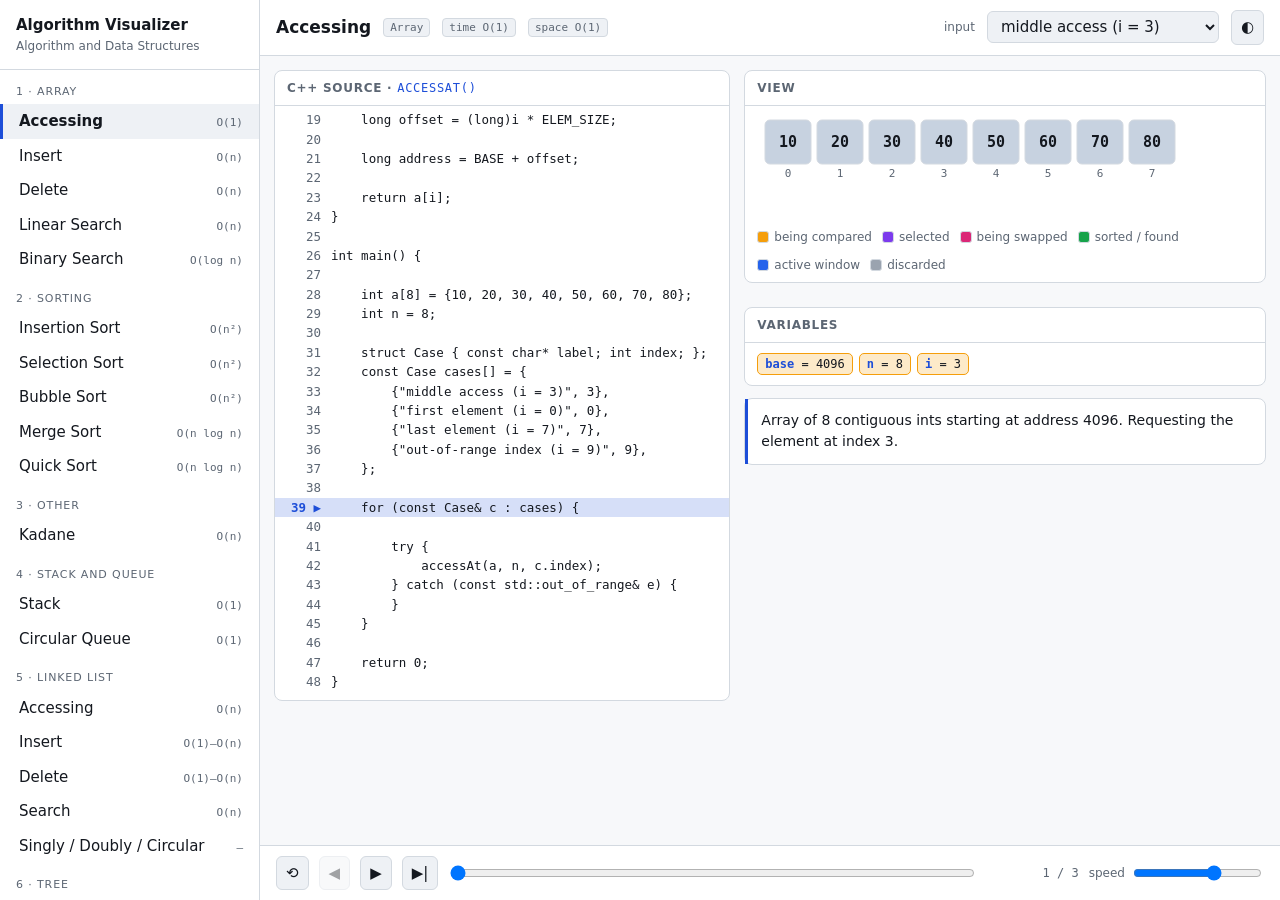
<file: visualizations/algorithm-visualization/web/index.html>
<!DOCTYPE html>
<html lang="en" data-theme="light">
<head>
<meta charset="utf-8">
<meta name="viewport" content="width=device-width, initial-scale=1">
<title>Algorithm Visualizer</title>
<link rel="stylesheet" href="style.css">
</head>
<body>
<div id="app">

  <aside id="catalog">
    <h1>Algorithm Visualizer<small>Algorithm and Data Structures</small></h1>
    <nav id="catalog-list"></nav>
  </aside>

  <main>
    <header id="top">
      <h2 id="algo-name">—</h2>
      <span class="badge" id="badge-chapter"></span>
      <span class="badge" id="badge-time"></span>
      <span class="badge" id="badge-space"></span>
      <span class="spacer"></span>
      <label for="input-select" style="font-size:12px;color:var(--ink-dim)">input</label>
      <select id="input-select"></select>
      <button id="btn-theme" title="light / dark theme">◐</button>
    </header>

    <div class="cols">
      <section id="code-col" class="card">
        <h3>C++ Source · <span id="fn-header"></span></h3>
        <pre id="code"></pre>
      </section>

      <section id="view-col">
        <div class="card">
          <h3>View</h3>
          <div id="primary" class="viewbox"></div>
          <div id="legend"></div>
        </div>
        <div id="panels"></div>
        <div class="card" id="vars-card">
          <h3>Variables</h3>
          <div id="vars"></div>
        </div>
        <div class="card">
          <div id="note"></div>
        </div>
      </section>
    </div>

    <div id="controls">
      <button id="btn-reset" title="reset (R)">⟲</button>
      <button id="btn-back" title="step back (←)">◀</button>
      <button id="btn-play" title="play / pause (Space)">▶</button>
      <button id="btn-fwd" title="step forward (→)">▶|</button>
      <input type="range" id="scrub" min="0" max="0" value="0" title="scrub the trace">
      <span id="step-count">0 / 0</span>
      <label>speed <input type="range" id="speed" min="0" max="100" value="65"></label>
    </div>
  </main>

</div>

<script src="catalog.js"></script>
<script src="renderers/array.js"></script>
<script src="renderers/stack.js"></script>
<script src="renderers/queue.js"></script>
<script src="renderers/callstack.js"></script>
<script src="renderers/linkedlist.js"></script>
<script src="renderers/tree.js"></script>
<script src="renderers/graph.js"></script>
<script src="renderers/table.js"></script>
<script src="renderers/matrix.js"></script>
<script src="renderers/gantt.js"></script>
<script src="renderers/threads.js"></script>
<script src="shell.js"></script>
</body>
</html>
</file>
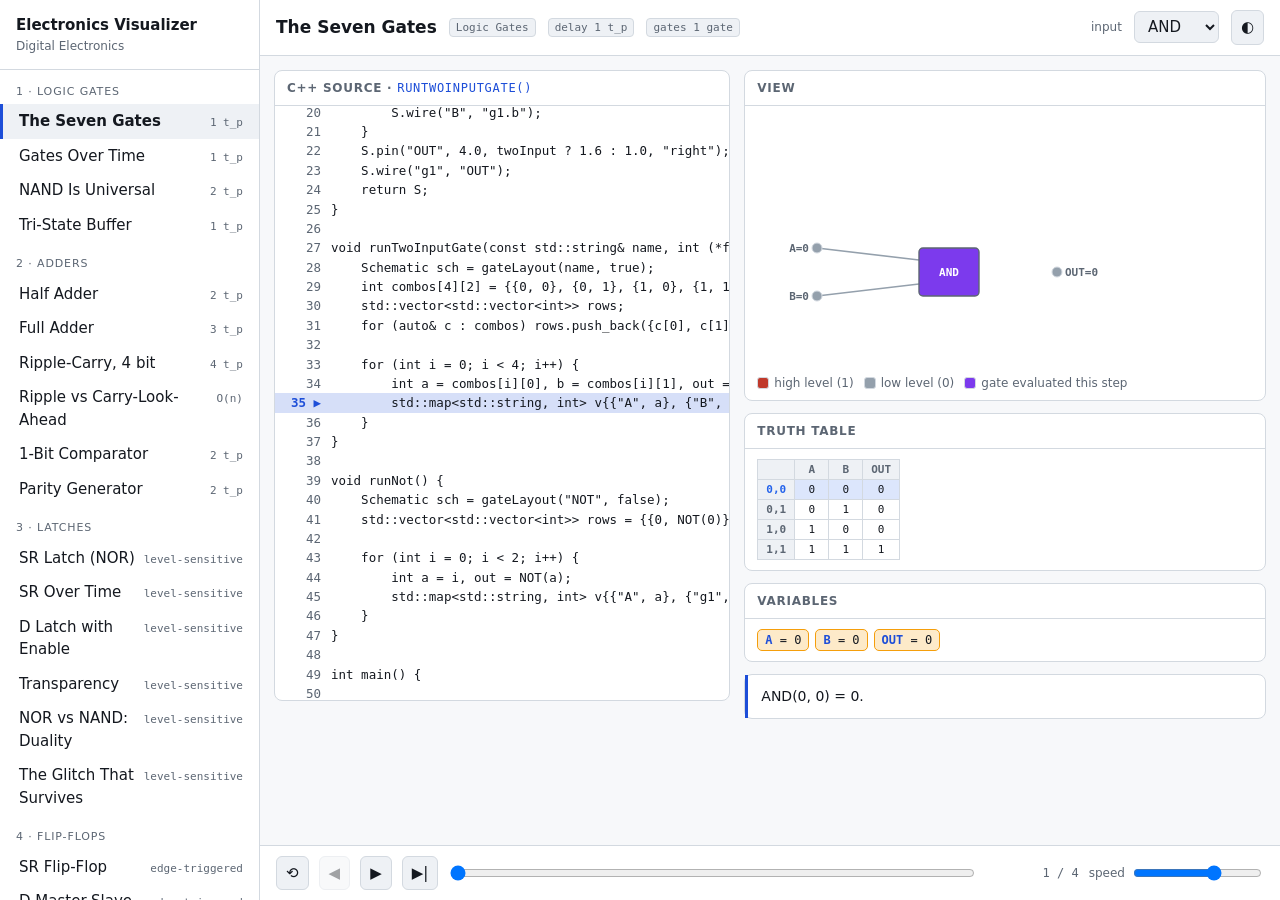
<file: visualizations/electronics-visualization/web/index.html>
<!DOCTYPE html>
<html lang="en" data-theme="light">
<head>
<meta charset="utf-8">
<meta name="viewport" content="width=device-width, initial-scale=1">
<title>Electronics Visualizer</title>
<link rel="stylesheet" href="style.css">
</head>
<body>
<div id="app">

  <aside id="catalog">
    <h1>Electronics Visualizer<small>Digital Electronics</small></h1>
    <nav id="catalog-list"></nav>
  </aside>

  <main>
    <header id="top">
      <h2 id="algo-name">—</h2>
      <span class="badge" id="badge-chapter"></span>
      <span class="badge" id="badge-time"></span>
      <span class="badge" id="badge-space"></span>
      <span class="spacer"></span>
      <label for="input-select" style="font-size:12px;color:var(--ink-dim)">input</label>
      <select id="input-select"></select>
      <button id="btn-theme" title="light / dark theme">◐</button>
    </header>

    <div class="cols">
      <section id="code-col" class="card">
        <h3>C++ Source · <span id="fn-header"></span></h3>
        <pre id="code"></pre>
      </section>

      <section id="view-col">
        <div class="card">
          <h3>View</h3>
          <div id="primary" class="viewbox"></div>
          <div id="legend"></div>
        </div>
        <div id="panels"></div>
        <div class="card" id="vars-card">
          <h3>Variables</h3>
          <div id="vars"></div>
        </div>
        <div class="card">
          <div id="note"></div>
        </div>
      </section>
    </div>

    <div id="controls">
      <button id="btn-reset" title="reset (R)">⟲</button>
      <button id="btn-back" title="step back (←)">◀</button>
      <button id="btn-play" title="play / pause (Space)">▶</button>
      <button id="btn-fwd" title="step forward (→)">▶|</button>
      <input type="range" id="scrub" min="0" max="0" value="0" title="scrub the trace">
      <span id="step-count">0 / 0</span>
      <label>speed <input type="range" id="speed" min="0" max="100" value="65"></label>
    </div>
  </main>

</div>

<script src="catalog.js"></script>
<script src="renderers/array.js"></script>
<script src="renderers/table.js"></script>
<script src="renderers/matrix.js"></script>
<script src="renderers/graph.js"></script>
<script src="renderers/callstack.js"></script>
<script src="renderers/schematic.js"></script>
<script src="renderers/waveform.js"></script>
<script src="shell.js"></script>
</body>
</html>
</file>
<file: visualizations/algorithm-visualization/web/style.css>
/* Algorithm visualizer - vanilla CSS, no external font, no CDN.
   One semantic palette shared by every renderer: "being compared" must look the
   same in an array and in a graph, otherwise the student cannot carry the
   intuition from one chapter to the next. */

:root {
  --bg: #f7f8fa;
  --panel: #ffffff;
  --panel-2: #eef1f5;
  --ink: #14181f;
  --ink-dim: #5c6673;
  --line: #d3d9e0;
  --accent: #1d4ed8;

  --c-compare:  #f59e0b;
  --c-selected: #7c3aed;
  --c-swap:     #db2777;
  --c-sorted:   #16a34a;
  --c-visited:  #0e7490;
  --c-frontier: #2563eb;
  --c-excluded: #9aa3af;
  --c-error:    #dc2626;
  --c-neutral:  #c7d2e0;

  --anim-ms: 300ms;
  --mono: ui-monospace, SFMono-Regular, "SF Mono", Menlo, Consolas, monospace;
}

:root[data-theme="dark"] {
  --bg: #0f1319;
  --panel: #161b23;
  --panel-2: #1e242e;
  --ink: #e8edf4;
  --ink-dim: #9aa6b6;
  --line: #2c3542;
  --accent: #60a5fa;

  --c-compare:  #fbbf24;
  --c-selected: #a78bfa;
  --c-swap:     #f472b6;
  --c-sorted:   #4ade80;
  --c-visited:  #22d3ee;
  --c-frontier: #60a5fa;
  --c-excluded: #4b5563;
  --c-error:    #f87171;
  --c-neutral:  #35404f;
}

* { box-sizing: border-box; }

body {
  margin: 0;
  background: var(--bg);
  color: var(--ink);
  font: 15px/1.5 system-ui, -apple-system, Segoe UI, Roboto, sans-serif;
}

#app { display: flex; min-height: 100vh; }

/* ------------------------------------------------------------- catalog --- */

#catalog {
  width: 260px;
  flex: 0 0 260px;
  background: var(--panel);
  border-right: 1px solid var(--line);
  overflow-y: auto;
  max-height: 100vh;
  position: sticky;
  top: 0;
}
#catalog h1 { font-size: 15px; margin: 0; padding: 14px 16px; border-bottom: 1px solid var(--line); }
#catalog h1 small { display: block; font-weight: 400; color: var(--ink-dim); font-size: 12px; }
.chapter-title {
  font-size: 11px; text-transform: uppercase; letter-spacing: .08em;
  color: var(--ink-dim); padding: 14px 16px 4px;
}
.algo-link {
  display: flex; justify-content: space-between; gap: 8px; align-items: baseline;
  padding: 6px 16px; cursor: pointer; border-left: 3px solid transparent;
}
.algo-link:hover { background: var(--panel-2); }
.algo-link.active { border-left-color: var(--accent); background: var(--panel-2); font-weight: 600; }
.algo-link .cx { font: 11px var(--mono); color: var(--ink-dim); white-space: nowrap; }

/* --------------------------------------------------------------- main ---- */

main { flex: 1; min-width: 0; display: flex; flex-direction: column; }

header#top {
  display: flex; align-items: center; gap: 12px; flex-wrap: wrap;
  padding: 10px 16px; border-bottom: 1px solid var(--line); background: var(--panel);
}
header#top h2 { font-size: 17px; margin: 0; }
.badge {
  font: 11px var(--mono); background: var(--panel-2); color: var(--ink-dim);
  border: 1px solid var(--line); border-radius: 4px; padding: 2px 6px;
}
.spacer { flex: 1; }
select, button {
  font: inherit; color: var(--ink); background: var(--panel-2);
  border: 1px solid var(--line); border-radius: 6px; padding: 5px 9px; cursor: pointer;
}
button:hover:not(:disabled) { border-color: var(--accent); }
button:disabled { opacity: .4; cursor: default; }

.cols { display: flex; gap: 14px; padding: 14px; align-items: flex-start; flex: 1; min-height: 0; }
.cols > section { min-width: 0; }
#code-col { flex: 0 0 46%; }
#view-col { flex: 1; }

/* --------------------------------------------------------------- code ---- */

.card { background: var(--panel); border: 1px solid var(--line); border-radius: 8px; }
.card > h3 {
  margin: 0; font-size: 12px; font-weight: 600; color: var(--ink-dim);
  padding: 8px 12px; border-bottom: 1px solid var(--line);
  text-transform: uppercase; letter-spacing: .06em;
}
#fn-header { font: 12px var(--mono); color: var(--accent); }
#code {
  margin: 0; padding: 8px 0; overflow: auto; max-height: 66vh;
  font: 12.5px/1.55 var(--mono);
}
#code .row { display: flex; padding: 0 10px; white-space: pre; }
#code .gut {
  flex: 0 0 46px; text-align: right; padding-right: 10px;
  color: var(--ink-dim); user-select: none;
}
#code .row.cur { background: color-mix(in srgb, var(--accent) 18%, transparent); }
#code .row.cur .gut { color: var(--accent); font-weight: 700; }
#code .row.cur .gut::after { content: " \25B6"; }

/* ------------------------------------------------------------- panels ---- */

#view-col > * + * { margin-top: 12px; }
.viewbox { padding: 10px 12px; overflow-x: auto; }
.viewbox svg { display: block; max-width: 100%; height: auto; }
#panels { display: flex; flex-wrap: wrap; gap: 12px; }
#panels .card { flex: 1 1 300px; }

#legend { display: flex; flex-wrap: wrap; gap: 10px; padding: 8px 12px; font-size: 12px; color: var(--ink-dim); }
#legend span { display: inline-flex; align-items: center; gap: 5px; }
#legend i { width: 12px; height: 12px; border-radius: 3px; display: inline-block; border: 1px solid var(--line); }

#vars { display: flex; flex-wrap: wrap; gap: 6px; padding: 10px 12px; }
.var { font: 12px var(--mono); background: var(--panel-2); border: 1px solid var(--line);
       border-radius: 5px; padding: 3px 7px; }
.var b { color: var(--accent); font-weight: 600; }
.var.changed { border-color: var(--c-compare); background: color-mix(in srgb, var(--c-compare) 22%, transparent); }
.counter { font: 12px var(--mono); color: var(--ink-dim); }

#note {
  padding: 11px 13px; font-size: 14px; line-height: 1.55;
  border-left: 3px solid var(--accent);
}

/* ----------------------------------------------------------- controls ---- */

#controls {
  position: sticky; bottom: 0; display: flex; align-items: center; gap: 10px;
  padding: 10px 16px; border-top: 1px solid var(--line); background: var(--panel);
  flex-wrap: wrap;
}
#scrub { flex: 1; min-width: 160px; }
#controls label { font-size: 12px; color: var(--ink-dim); display: flex; align-items: center; gap: 6px; }
#step-count { font: 12px var(--mono); color: var(--ink-dim); min-width: 92px; text-align: right; }

/* --------------------------------------------------------------- svg ----- */

.no-anim *, .no-anim { transition: none !important; }

.cell rect { fill: var(--c-neutral); stroke: var(--line); stroke-width: 1; }
.cell text.v { fill: var(--ink); font: 600 15px var(--mono); }
.cell text.i { fill: var(--ink-dim); font: 11px var(--mono); }
.cell { transition: transform var(--anim-ms) ease; }

.cell.cmp rect     { fill: var(--c-compare); }
.cell.sel rect     { fill: var(--c-selected); }
.cell.swap rect    { fill: var(--c-swap); }
.cell.swap text.v  { fill: #fff; }
.cell.sel text.v,
.cell.cmp text.v,
.cell.found text.v,
.cell.err text.v   { fill: #fff; }
.cell.found rect   { fill: var(--c-sorted); }
.cell.err rect     { fill: var(--c-error); }
.cell.hole rect    { fill: none; stroke-dasharray: 4 3; stroke: var(--ink-dim); }
.cell.hole text.v  { opacity: 0; }
.cell.excluded rect { fill: var(--c-excluded); opacity: .45; }
.cell.excluded text.v { opacity: .5; }
.cell.empty rect   { fill: none; stroke-dasharray: 3 3; stroke: var(--line); }
.cell.empty text.v { opacity: 0; }

.region { rx: 6; }
.region.sorted   { fill: var(--c-sorted);   opacity: .16; }
.region.window   { fill: var(--c-frontier); opacity: .16; }
.region.excluded { fill: var(--c-excluded); opacity: .20; }
.region.active   { fill: var(--c-selected); opacity: .14; }
.region.empty, .region.hole { fill: none; }

.mark { transition: transform var(--anim-ms) ease, opacity 150ms linear; }
.mark path { fill: var(--accent); }
.mark text { fill: var(--accent); font: 600 11px var(--mono); text-anchor: middle; }

.lifted rect { fill: var(--c-selected); stroke: var(--line); }
.lifted text { fill: #fff; font: 600 14px var(--mono); text-anchor: middle; }
.lifted .lbl { fill: var(--ink-dim); font: 11px var(--mono); }
.lifted.cmp rect { fill: var(--c-compare); }

@keyframes pulse { 0%,100% { opacity: 1 } 50% { opacity: .45 } }
.pulse { animation: pulse calc(var(--anim-ms) * 0.9) ease-in-out 2; }

@media (max-width: 1000px) {
  #app { flex-direction: column; }
  #catalog { width: auto; flex: none; max-height: 200px; position: static; border-right: 0; border-bottom: 1px solid var(--line); }
  .cols { flex-direction: column; }
  #code-col { flex: none; width: 100%; }
}

/* ------------------------------------------------------- linked list ----- */

.lnode { transition: transform var(--anim-ms) ease; }
.lnode rect.box { fill: var(--c-neutral); stroke: var(--line); stroke-width: 1; }
.lnode line.sep { stroke: var(--line); stroke-width: 1; }
.lnode text.v { fill: var(--ink); font: 600 14px var(--mono); }
.lnode text.p { fill: var(--ink-dim); font: 12px var(--mono); }
.lnode.cursor rect.box { fill: var(--c-selected); }
.lnode.cursor text.v { fill: #fff; }
.lnode.new rect.box { fill: var(--c-frontier); }
.lnode.new text.v, .lnode.new text.p { fill: #fff; }
.lnode.orphan rect.box { fill: none; stroke: var(--c-error); stroke-dasharray: 4 3; }
.lnode.orphan text.v { fill: var(--c-error); }

.lledge { stroke: var(--ink-dim); stroke-width: 1.6; fill: none; }
.lledge.hot { stroke: var(--c-selected); stroke-width: 2.4; }
.lledge.dead { stroke: var(--c-error); stroke-dasharray: 4 3; }
.lledge.back { stroke: var(--c-visited); stroke-width: 1.2; stroke-dasharray: 3 3; }

/* -------------------------------------------------------------- tree ---- */

.tnode circle { fill: var(--c-neutral); stroke: var(--line); stroke-width: 1.5; }
.tnode text { fill: var(--ink); font: 600 13px var(--mono); }
.tnode text.tlabel { fill: var(--ink-dim); font: 10px var(--mono); }
.tnode.current circle { fill: var(--c-selected); }
.tnode.path circle    { fill: var(--c-frontier); }
.tnode.visited circle { fill: var(--c-visited); }
.tnode.found circle   { fill: var(--c-sorted); }
.tnode.moved circle   { fill: var(--c-swap); }
.tnode.doomed circle  { fill: var(--c-error); }
.tnode.current text, .tnode.path text, .tnode.visited text,
.tnode.found text, .tnode.doomed text { fill: #fff; }
.tnode.pruned circle  { fill: var(--c-excluded); opacity: .35; }
.tnode.pruned text    { opacity: .45; }

.tedge { stroke: var(--ink-dim); stroke-width: 1.6; }
.tedge.path { stroke: var(--c-frontier); stroke-width: 2.6; }
.tedge.pruned { stroke: var(--c-excluded); opacity: .35; stroke-dasharray: 4 3; }

/* ------------------------------------------------------- graph / table --- */

.gnode circle { fill: var(--c-neutral); stroke: var(--line); stroke-width: 1.5; }
.gnode text { fill: var(--ink); font: 600 13px var(--mono); }
.gnode text.glabel-node { fill: var(--ink-dim); font: 10px var(--mono); }
.gnode.frontier circle { fill: var(--c-frontier); }
.gnode.visited circle  { fill: var(--c-visited); }
.gnode.current circle  { fill: var(--c-selected); }
.gnode.path circle     { fill: var(--c-sorted); }
.gnode.frontier text, .gnode.visited text, .gnode.current text, .gnode.path text { fill: #fff; }
.gnode.excluded circle { fill: var(--c-excluded); opacity: .4; }

.gedge { stroke: var(--ink-dim); stroke-width: 1.8; }
.gedge.current, .gedge.path { stroke: var(--c-selected); stroke-width: 3; }
.gedge.accepted { stroke: var(--c-sorted); stroke-width: 3; }
.gedge.rejected { stroke: var(--c-error); stroke-dasharray: 4 3; }
.gedge.excluded { stroke: var(--c-excluded); opacity: .4; }
.gedge.seekable { cursor: pointer; }
.gedge.seekable:hover { stroke: var(--c-compare); stroke-width: 3.4; }
text.glabel { fill: var(--ink-dim); font: 600 11px var(--mono); }
text.glabel.current, text.glabel.path { fill: var(--c-selected); }
text.glabel.accepted { fill: var(--c-sorted); }

.tablebox table, .matrixbox table { border-collapse: collapse; font: 12px var(--mono); }
.tablebox.compact table, .matrixbox.compact table { font-size: 11px; }
.tablebox th, .tablebox td, .matrixbox th, .matrixbox td {
  border: 1px solid var(--line); padding: 3px 8px; text-align: center; min-width: 34px;
}
.tablebox th, .matrixbox th { color: var(--ink-dim); background: var(--panel-2); font-weight: 600; }
.tablebox td.changed, .matrixbox td.changed {
  background: color-mix(in srgb, var(--c-compare) 35%, transparent);
  animation: pulse calc(var(--anim-ms) * 0.9) ease-in-out 2;
}
.matrixbox th.hl { color: var(--c-frontier); }
.matrixbox td.hl { background: color-mix(in srgb, var(--c-frontier) 16%, transparent); }
.matrixbox td.cell {
  outline: 2px solid var(--c-selected); outline-offset: -2px;
  background: color-mix(in srgb, var(--c-selected) 22%, transparent);
}

/* -------------------------------------------------------------- gantt --- */

.gantt-block { stroke: var(--line); stroke-width: 1; }
.gantt-block.idle { stroke-dasharray: 3 3; stroke: var(--ink-dim); }
text.gantt-label { fill: #fff; font: 600 12px var(--mono); }
text.gantt-tick { fill: var(--ink-dim); font: 10px var(--mono); }
.gantt-now { stroke: var(--c-selected); stroke-width: 2; }
.tablebox td.avg { color: var(--c-selected); font-weight: 700; }
.gantt-ready { margin-top: 6px; font: 12px var(--mono); color: var(--ink-dim); }

/* ------------------------------------------------------------ threads --- */

.threads { display: flex; flex-direction: column; gap: 10px; }
.thr-grid { display: flex; gap: 10px; flex-wrap: wrap; }
.thr-col { flex: 1 1 240px; border: 1px solid var(--line); border-radius: 6px; overflow: hidden; }
.thr-col.done { opacity: .55; }
.thr-head {
  font: 600 12px var(--mono); padding: 5px 9px; background: var(--panel-2);
  border-bottom: 1px solid var(--line); color: var(--ink-dim);
}
.thr-col.running .thr-head { color: var(--c-frontier); }
.thr-col.blocked .thr-head { color: var(--c-excluded); }
.thr-code { font: 12px/1.6 var(--mono); padding: 4px 0; }
.threads.compact .thr-code { font-size: 11px; }
.thr-line { padding: 0 9px; white-space: pre; border-left: 3px solid transparent; }
.thr-line.current   { background: color-mix(in srgb, var(--c-frontier) 26%, transparent); border-left-color: var(--c-frontier); }
.thr-line.critical  { background: color-mix(in srgb, var(--c-sorted) 26%, transparent);   border-left-color: var(--c-sorted); }
.thr-line.waiting   { background: color-mix(in srgb, var(--c-compare) 22%, transparent);  border-left-color: var(--c-compare); }
.thr-line.blocked   { background: color-mix(in srgb, var(--c-excluded) 30%, transparent); border-left-color: var(--c-excluded); }
.thr-line.violated  { background: color-mix(in srgb, var(--c-error) 34%, transparent);    border-left-color: var(--c-error); font-weight: 700; }

.thr-banner {
  padding: 7px 10px; border-radius: 6px; font-size: 13px; font-weight: 600;
  background: color-mix(in srgb, var(--c-error) 22%, transparent);
  border: 1px solid var(--c-error); color: var(--ink);
}
.thr-shared, .thr-blocked { display: flex; flex-wrap: wrap; gap: 6px; align-items: center; }
.thr-label { font-size: 11px; text-transform: uppercase; letter-spacing: .06em; color: var(--ink-dim); }
.thr-none { font: 12px var(--mono); color: var(--ink-dim); }
.var.blocked { border-color: var(--c-excluded); color: var(--ink-dim); }
</file>
<file: visualizations/electronics-visualization/web/style.css>
/* Electronics visualizer - vanilla CSS, no external font, no CDN.
   One semantic palette shared by every renderer: "being compared" must look the
   same in an array and in a graph, otherwise the student cannot carry the
   intuition from one chapter to the next. */

:root {
  --bg: #f7f8fa;
  --panel: #ffffff;
  --panel-2: #eef1f5;
  --ink: #14181f;
  --ink-dim: #5c6673;
  --line: #d3d9e0;
  --accent: #1d4ed8;

  --c-compare:  #f59e0b;
  --c-selected: #7c3aed;
  --c-swap:     #db2777;
  --c-sorted:   #16a34a;
  --c-visited:  #0e7490;
  --c-frontier: #2563eb;
  --c-excluded: #9aa3af;
  --c-error:    #dc2626;
  --c-neutral:  #c7d2e0;

  /* logic levels, shared by schematic and waveform renderers */
  --c-hi: #c0392b;
  --c-lo: #94a0ac;
  --c-z:  #b98900;

  --anim-ms: 300ms;
  --mono: ui-monospace, SFMono-Regular, "SF Mono", Menlo, Consolas, monospace;
}

:root[data-theme="dark"] {
  --bg: #0f1319;
  --panel: #161b23;
  --panel-2: #1e242e;
  --ink: #e8edf4;
  --ink-dim: #9aa6b6;
  --line: #2c3542;
  --accent: #60a5fa;

  --c-compare:  #fbbf24;
  --c-selected: #a78bfa;
  --c-swap:     #f472b6;
  --c-sorted:   #4ade80;
  --c-visited:  #22d3ee;
  --c-frontier: #60a5fa;
  --c-excluded: #4b5563;
  --c-error:    #f87171;
  --c-neutral:  #35404f;

  --c-hi: #ef6a5a;
  --c-lo: #6b7684;
  --c-z:  #e0b12f;
}

* { box-sizing: border-box; }

body {
  margin: 0;
  background: var(--bg);
  color: var(--ink);
  font: 15px/1.5 system-ui, -apple-system, Segoe UI, Roboto, sans-serif;
}

#app { display: flex; min-height: 100vh; }

/* ------------------------------------------------------------- catalog --- */

#catalog {
  width: 260px;
  flex: 0 0 260px;
  background: var(--panel);
  border-right: 1px solid var(--line);
  overflow-y: auto;
  max-height: 100vh;
  position: sticky;
  top: 0;
}
#catalog h1 { font-size: 15px; margin: 0; padding: 14px 16px; border-bottom: 1px solid var(--line); }
#catalog h1 small { display: block; font-weight: 400; color: var(--ink-dim); font-size: 12px; }
.chapter-title {
  font-size: 11px; text-transform: uppercase; letter-spacing: .08em;
  color: var(--ink-dim); padding: 14px 16px 4px;
}
.algo-link {
  display: flex; justify-content: space-between; gap: 8px; align-items: baseline;
  padding: 6px 16px; cursor: pointer; border-left: 3px solid transparent;
}
.algo-link:hover { background: var(--panel-2); }
.algo-link.active { border-left-color: var(--accent); background: var(--panel-2); font-weight: 600; }
.algo-link .cx { font: 11px var(--mono); color: var(--ink-dim); white-space: nowrap; }

/* --------------------------------------------------------------- main ---- */

main { flex: 1; min-width: 0; display: flex; flex-direction: column; }

header#top {
  display: flex; align-items: center; gap: 12px; flex-wrap: wrap;
  padding: 10px 16px; border-bottom: 1px solid var(--line); background: var(--panel);
}
header#top h2 { font-size: 17px; margin: 0; }
.badge {
  font: 11px var(--mono); background: var(--panel-2); color: var(--ink-dim);
  border: 1px solid var(--line); border-radius: 4px; padding: 2px 6px;
}
.spacer { flex: 1; }
select, button {
  font: inherit; color: var(--ink); background: var(--panel-2);
  border: 1px solid var(--line); border-radius: 6px; padding: 5px 9px; cursor: pointer;
}
button:hover:not(:disabled) { border-color: var(--accent); }
button:disabled { opacity: .4; cursor: default; }

.cols { display: flex; gap: 14px; padding: 14px; align-items: flex-start; flex: 1; min-height: 0; }
.cols > section { min-width: 0; }
#code-col { flex: 0 0 46%; }
#view-col { flex: 1; }

/* --------------------------------------------------------------- code ---- */

.card { background: var(--panel); border: 1px solid var(--line); border-radius: 8px; }
.card > h3 {
  margin: 0; font-size: 12px; font-weight: 600; color: var(--ink-dim);
  padding: 8px 12px; border-bottom: 1px solid var(--line);
  text-transform: uppercase; letter-spacing: .06em;
}
#fn-header { font: 12px var(--mono); color: var(--accent); }
#code {
  margin: 0; padding: 8px 0; overflow: auto; max-height: 66vh;
  font: 12.5px/1.55 var(--mono);
}
#code .row { display: flex; padding: 0 10px; white-space: pre; }
#code .gut {
  flex: 0 0 46px; text-align: right; padding-right: 10px;
  color: var(--ink-dim); user-select: none;
}
#code .row.cur { background: color-mix(in srgb, var(--accent) 18%, transparent); }
#code .row.cur .gut { color: var(--accent); font-weight: 700; }
#code .row.cur .gut::after { content: " \25B6"; }

/* ------------------------------------------------------------- panels ---- */

#view-col > * + * { margin-top: 12px; }
.viewbox { padding: 10px 12px; overflow-x: auto; }
.viewbox svg { display: block; max-width: 100%; height: auto; }
#panels { display: flex; flex-wrap: wrap; gap: 12px; }
#panels .card { flex: 1 1 300px; }

#legend { display: flex; flex-wrap: wrap; gap: 10px; padding: 8px 12px; font-size: 12px; color: var(--ink-dim); }
#legend span { display: inline-flex; align-items: center; gap: 5px; }
#legend i { width: 12px; height: 12px; border-radius: 3px; display: inline-block; border: 1px solid var(--line); }

#vars { display: flex; flex-wrap: wrap; gap: 6px; padding: 10px 12px; }
.var { font: 12px var(--mono); background: var(--panel-2); border: 1px solid var(--line);
       border-radius: 5px; padding: 3px 7px; }
.var b { color: var(--accent); font-weight: 600; }
.var.changed { border-color: var(--c-compare); background: color-mix(in srgb, var(--c-compare) 22%, transparent); }
.counter { font: 12px var(--mono); color: var(--ink-dim); }

#note {
  padding: 11px 13px; font-size: 14px; line-height: 1.55;
  border-left: 3px solid var(--accent);
}

/* ----------------------------------------------------------- controls ---- */

#controls {
  position: sticky; bottom: 0; display: flex; align-items: center; gap: 10px;
  padding: 10px 16px; border-top: 1px solid var(--line); background: var(--panel);
  flex-wrap: wrap;
}
#scrub { flex: 1; min-width: 160px; }
#controls label { font-size: 12px; color: var(--ink-dim); display: flex; align-items: center; gap: 6px; }
#step-count { font: 12px var(--mono); color: var(--ink-dim); min-width: 92px; text-align: right; }

/* --------------------------------------------------------------- svg ----- */

.no-anim *, .no-anim { transition: none !important; }

.cell rect { fill: var(--c-neutral); stroke: var(--line); stroke-width: 1; }
.cell text.v { fill: var(--ink); font: 600 15px var(--mono); }
.cell text.i { fill: var(--ink-dim); font: 11px var(--mono); }
.cell { transition: transform var(--anim-ms) ease; }

.cell.cmp rect     { fill: var(--c-compare); }
.cell.sel rect     { fill: var(--c-selected); }
.cell.swap rect    { fill: var(--c-swap); }
.cell.swap text.v  { fill: #fff; }
.cell.sel text.v,
.cell.cmp text.v,
.cell.found text.v,
.cell.err text.v   { fill: #fff; }
.cell.found rect   { fill: var(--c-sorted); }
.cell.err rect     { fill: var(--c-error); }
.cell.hole rect    { fill: none; stroke-dasharray: 4 3; stroke: var(--ink-dim); }
.cell.hole text.v  { opacity: 0; }
.cell.excluded rect { fill: var(--c-excluded); opacity: .45; }
.cell.excluded text.v { opacity: .5; }
.cell.empty rect   { fill: none; stroke-dasharray: 3 3; stroke: var(--line); }
.cell.empty text.v { opacity: 0; }

.region { rx: 6; }
.region.sorted   { fill: var(--c-sorted);   opacity: .16; }
.region.window   { fill: var(--c-frontier); opacity: .16; }
.region.excluded { fill: var(--c-excluded); opacity: .20; }
.region.active   { fill: var(--c-selected); opacity: .14; }
.region.empty, .region.hole { fill: none; }

.mark { transition: transform var(--anim-ms) ease, opacity 150ms linear; }
.mark path { fill: var(--accent); }
.mark text { fill: var(--accent); font: 600 11px var(--mono); text-anchor: middle; }

.lifted rect { fill: var(--c-selected); stroke: var(--line); }
.lifted text { fill: #fff; font: 600 14px var(--mono); text-anchor: middle; }
.lifted .lbl { fill: var(--ink-dim); font: 11px var(--mono); }
.lifted.cmp rect { fill: var(--c-compare); }

@keyframes pulse { 0%,100% { opacity: 1 } 50% { opacity: .45 } }
.pulse { animation: pulse calc(var(--anim-ms) * 0.9) ease-in-out 2; }

@media (max-width: 1000px) {
  #app { flex-direction: column; }
  #catalog { width: auto; flex: none; max-height: 200px; position: static; border-right: 0; border-bottom: 1px solid var(--line); }
  .cols { flex-direction: column; }
  #code-col { flex: none; width: 100%; }
}

/* ------------------------------------------------------- linked list ----- */

.lnode { transition: transform var(--anim-ms) ease; }
.lnode rect.box { fill: var(--c-neutral); stroke: var(--line); stroke-width: 1; }
.lnode line.sep { stroke: var(--line); stroke-width: 1; }
.lnode text.v { fill: var(--ink); font: 600 14px var(--mono); }
.lnode text.p { fill: var(--ink-dim); font: 12px var(--mono); }
.lnode.cursor rect.box { fill: var(--c-selected); }
.lnode.cursor text.v { fill: #fff; }
.lnode.new rect.box { fill: var(--c-frontier); }
.lnode.new text.v, .lnode.new text.p { fill: #fff; }
.lnode.orphan rect.box { fill: none; stroke: var(--c-error); stroke-dasharray: 4 3; }
.lnode.orphan text.v { fill: var(--c-error); }

.lledge { stroke: var(--ink-dim); stroke-width: 1.6; fill: none; }
.lledge.hot { stroke: var(--c-selected); stroke-width: 2.4; }
.lledge.dead { stroke: var(--c-error); stroke-dasharray: 4 3; }
.lledge.back { stroke: var(--c-visited); stroke-width: 1.2; stroke-dasharray: 3 3; }

/* -------------------------------------------------------------- tree ---- */

.tnode circle { fill: var(--c-neutral); stroke: var(--line); stroke-width: 1.5; }
.tnode text { fill: var(--ink); font: 600 13px var(--mono); }
.tnode text.tlabel { fill: var(--ink-dim); font: 10px var(--mono); }
.tnode.current circle { fill: var(--c-selected); }
.tnode.path circle    { fill: var(--c-frontier); }
.tnode.visited circle { fill: var(--c-visited); }
.tnode.found circle   { fill: var(--c-sorted); }
.tnode.moved circle   { fill: var(--c-swap); }
.tnode.doomed circle  { fill: var(--c-error); }
.tnode.current text, .tnode.path text, .tnode.visited text,
.tnode.found text, .tnode.doomed text { fill: #fff; }
.tnode.pruned circle  { fill: var(--c-excluded); opacity: .35; }
.tnode.pruned text    { opacity: .45; }

.tedge { stroke: var(--ink-dim); stroke-width: 1.6; }
.tedge.path { stroke: var(--c-frontier); stroke-width: 2.6; }
.tedge.pruned { stroke: var(--c-excluded); opacity: .35; stroke-dasharray: 4 3; }

/* ------------------------------------------------------- graph / table --- */

.gnode circle { fill: var(--c-neutral); stroke: var(--line); stroke-width: 1.5; }
.gnode text { fill: var(--ink); font: 600 13px var(--mono); }
.gnode text.glabel-node { fill: var(--ink-dim); font: 10px var(--mono); }
.gnode.frontier circle { fill: var(--c-frontier); }
.gnode.visited circle  { fill: var(--c-visited); }
.gnode.current circle  { fill: var(--c-selected); }
.gnode.path circle     { fill: var(--c-sorted); }
.gnode.frontier text, .gnode.visited text, .gnode.current text, .gnode.path text { fill: #fff; }
.gnode.excluded circle { fill: var(--c-excluded); opacity: .4; }

.gedge { stroke: var(--ink-dim); stroke-width: 1.8; }
.gedge.current, .gedge.path { stroke: var(--c-selected); stroke-width: 3; }
.gedge.accepted { stroke: var(--c-sorted); stroke-width: 3; }
.gedge.rejected { stroke: var(--c-error); stroke-dasharray: 4 3; }
.gedge.excluded { stroke: var(--c-excluded); opacity: .4; }
.gedge.seekable { cursor: pointer; }
.gedge.seekable:hover { stroke: var(--c-compare); stroke-width: 3.4; }
text.glabel { fill: var(--ink-dim); font: 600 11px var(--mono); }
text.glabel.current, text.glabel.path { fill: var(--c-selected); }
text.glabel.accepted { fill: var(--c-sorted); }

.tablebox table, .matrixbox table { border-collapse: collapse; font: 12px var(--mono); }
.tablebox.compact table, .matrixbox.compact table { font-size: 11px; }
.tablebox th, .tablebox td, .matrixbox th, .matrixbox td {
  border: 1px solid var(--line); padding: 3px 8px; text-align: center; min-width: 34px;
}
.tablebox th, .matrixbox th { color: var(--ink-dim); background: var(--panel-2); font-weight: 600; }
.tablebox td.changed, .matrixbox td.changed {
  background: color-mix(in srgb, var(--c-compare) 35%, transparent);
  animation: pulse calc(var(--anim-ms) * 0.9) ease-in-out 2;
}
.matrixbox th.hl { color: var(--c-frontier); }
.matrixbox td.hl { background: color-mix(in srgb, var(--c-frontier) 16%, transparent); }
.matrixbox td.cell {
  outline: 2px solid var(--c-selected); outline-offset: -2px;
  background: color-mix(in srgb, var(--c-selected) 22%, transparent);
}

/* -------------------------------------------------------------- gantt --- */

.gantt-block { stroke: var(--line); stroke-width: 1; }
.gantt-block.idle { stroke-dasharray: 3 3; stroke: var(--ink-dim); }
text.gantt-label { fill: #fff; font: 600 12px var(--mono); }
text.gantt-tick { fill: var(--ink-dim); font: 10px var(--mono); }
.gantt-now { stroke: var(--c-selected); stroke-width: 2; }
.tablebox td.avg { color: var(--c-selected); font-weight: 700; }
.gantt-ready { margin-top: 6px; font: 12px var(--mono); color: var(--ink-dim); }

/* ------------------------------------------------------------ threads --- */

.threads { display: flex; flex-direction: column; gap: 10px; }
.thr-grid { display: flex; gap: 10px; flex-wrap: wrap; }
.thr-col { flex: 1 1 240px; border: 1px solid var(--line); border-radius: 6px; overflow: hidden; }
.thr-col.done { opacity: .55; }
.thr-head {
  font: 600 12px var(--mono); padding: 5px 9px; background: var(--panel-2);
  border-bottom: 1px solid var(--line); color: var(--ink-dim);
}
.thr-col.running .thr-head { color: var(--c-frontier); }
.thr-col.blocked .thr-head { color: var(--c-excluded); }
.thr-code { font: 12px/1.6 var(--mono); padding: 4px 0; }
.threads.compact .thr-code { font-size: 11px; }
.thr-line { padding: 0 9px; white-space: pre; border-left: 3px solid transparent; }
.thr-line.current   { background: color-mix(in srgb, var(--c-frontier) 26%, transparent); border-left-color: var(--c-frontier); }
.thr-line.critical  { background: color-mix(in srgb, var(--c-sorted) 26%, transparent);   border-left-color: var(--c-sorted); }
.thr-line.waiting   { background: color-mix(in srgb, var(--c-compare) 22%, transparent);  border-left-color: var(--c-compare); }
.thr-line.blocked   { background: color-mix(in srgb, var(--c-excluded) 30%, transparent); border-left-color: var(--c-excluded); }
.thr-line.violated  { background: color-mix(in srgb, var(--c-error) 34%, transparent);    border-left-color: var(--c-error); font-weight: 700; }

.thr-banner {
  padding: 7px 10px; border-radius: 6px; font-size: 13px; font-weight: 600;
  background: color-mix(in srgb, var(--c-error) 22%, transparent);
  border: 1px solid var(--c-error); color: var(--ink);
}
.thr-shared, .thr-blocked { display: flex; flex-wrap: wrap; gap: 6px; align-items: center; }
.thr-label { font-size: 11px; text-transform: uppercase; letter-spacing: .06em; color: var(--ink-dim); }
.thr-none { font: 12px var(--mono); color: var(--ink-dim); }
.var.blocked { border-color: var(--c-excluded); color: var(--ink-dim); }

/* ----------------------------------------------------------- schematic --- */

.gatebox rect { fill: var(--panel-2); stroke: var(--ink-dim); stroke-width: 1.4; }
.gatebox text { fill: var(--ink); font: 700 11px var(--mono); text-anchor: middle; }
.gatebox.active rect { fill: var(--c-selected); }
.gatebox.active text { fill: #fff; }

.wire { fill: none; stroke: var(--c-lo); stroke-width: 1.6; }
.wire.hi { stroke: var(--c-hi); stroke-width: 2.6; }
.wire.z  { stroke: var(--c-z); stroke-width: 1.6; stroke-dasharray: 4 3; }

.pin circle { stroke: var(--line); stroke-width: 1; fill: var(--c-lo); }
.pin circle.hi { fill: var(--c-hi); }
.pin circle.z  { fill: var(--c-z); }
.pin text { font: 600 11px var(--mono); fill: var(--ink-dim); }
.pin text.hi { fill: var(--c-hi); }
.pin text.z  { fill: var(--c-z); }

/* -------------------------------------------------------------- wave --- */

.wavebox { display: flex; flex-direction: column; gap: 2px; }
.wavesig { fill: none; stroke: var(--ink-dim); stroke-width: 2; }
.wavesig.clk  { stroke: var(--c-frontier); }
.wavesig.data { stroke: var(--ink); }
.wavesig.out  { stroke: var(--c-sorted); }
text.wave-label { fill: var(--ink-dim); font: 12px var(--mono); }
.wavecursor { stroke: var(--c-selected); stroke-width: 1.5; }
.wave-window rect { fill: var(--c-compare); opacity: .16; }
.wave-window text { fill: var(--c-compare); font: 600 10px var(--mono); }
.wave-marker line { stroke: var(--ink-dim); stroke-dasharray: 2 2; }
.wave-marker text { fill: var(--ink-dim); font: 10px var(--mono); text-anchor: middle; }
</file>
